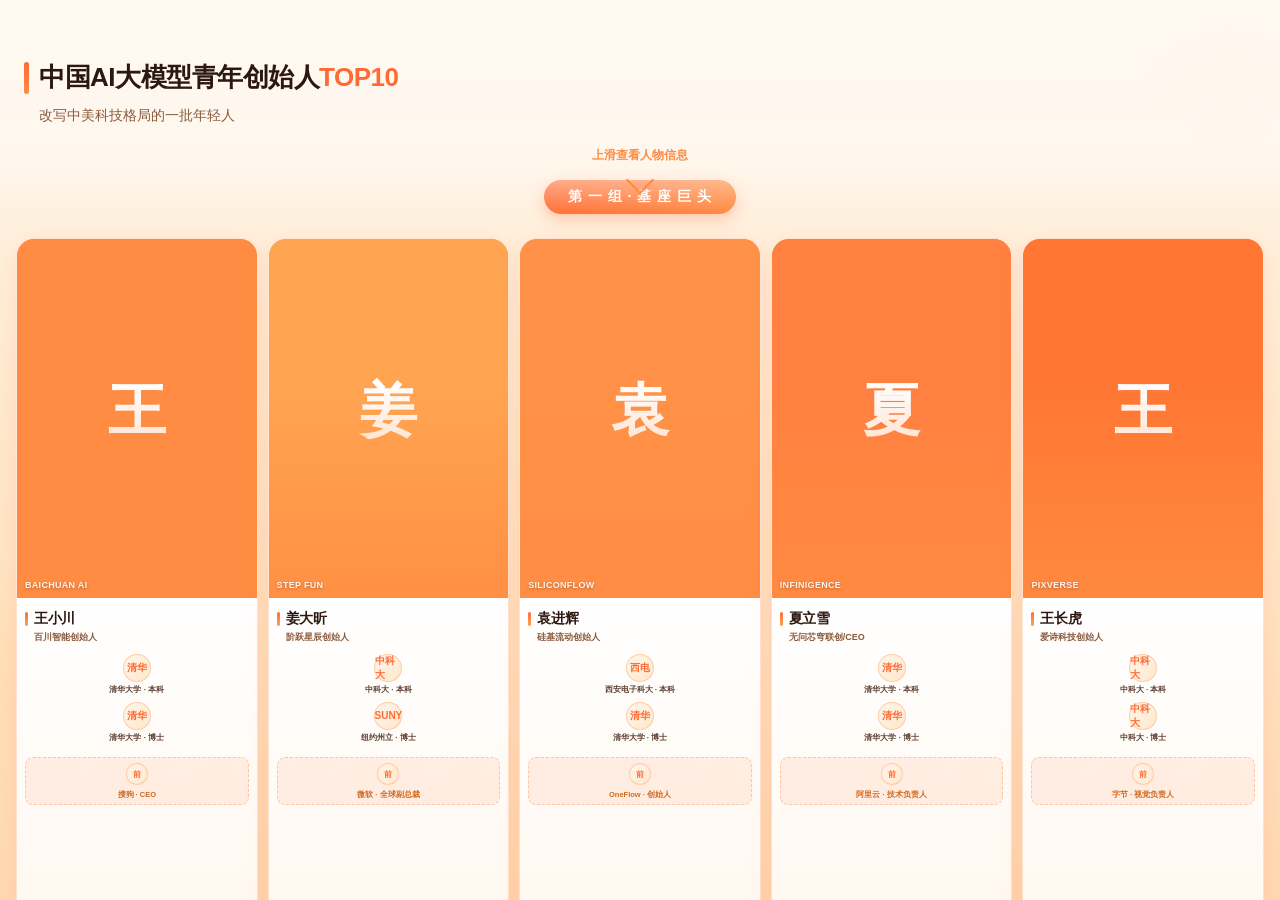
<file: ai-founders.html>
<!DOCTYPE html>
<html lang="zh-CN">
<head>
    <meta charset="UTF-8">
    <meta name="viewport" content="width=device-width, initial-scale=1.0, maximum-scale=1.0, user-scalable=no">
    <title>中国AI大模型青年创始人TOP10</title>
    <style>
        * {
            margin: 0;
            padding: 0;
            box-sizing: border-box;
            -webkit-tap-highlight-color: transparent;
        }

        html, body {
            width: 100%;
            height: 100%;
            overflow: hidden;
            font-family: -apple-system, BlinkMacSystemFont, "PingFang SC", "Hiragino Sans GB", "Microsoft YaHei", sans-serif;
            background: #FFF8F0;
        }

        .page {
            width: 100%;
            height: 100vh;
            position: relative;
            overflow: hidden;
            background: linear-gradient(180deg, #FFF8F0 0%, #FFE8CC 50%, #FFD9B3 100%);
        }

        /* 顶部标题区域 */
        .header {
            position: absolute;
            top: 0;
            left: 0;
            right: 0;
            padding: 60px 24px 20px;
            z-index: 10;
            background: linear-gradient(180deg, rgba(255,248,240,0.98) 0%, rgba(255,248,240,0.85) 70%, transparent 100%);
        }

        .title-bar {
            display: flex;
            align-items: center;
            gap: 10px;
            margin-bottom: 12px;
        }

        .title-accent {
            width: 5px;
            height: 32px;
            background: linear-gradient(180deg, #FF6B35 0%, #FF8C42 100%);
            border-radius: 3px;
        }

        .main-title {
            font-size: 26px;
            font-weight: 800;
            color: #2C1810;
            letter-spacing: -0.5px;
        }

        .main-title .highlight {
            color: #FF6B35;
        }

        .subtitle {
            font-size: 14px;
            color: #8B5A3C;
            padding-left: 15px;
            font-weight: 500;
        }

        .scroll-hint {
            margin-top: 20px;
            text-align: center;
            animation: bounce 2s infinite;
        }

        .scroll-hint span {
            font-size: 12px;
            color: #FF8C42;
            font-weight: 600;
        }

        .scroll-arrow {
            display: inline-block;
            width: 20px;
            height: 20px;
            border-right: 2.5px solid #FF8C42;
            border-bottom: 2.5px solid #FF8C42;
            transform: rotate(45deg);
            margin-top: 6px;
        }

        @keyframes bounce {
            0%, 20%, 50%, 80%, 100% { transform: translateY(0); }
            40% { transform: translateY(-8px); }
            60% { transform: translateY(-4px); }
        }

        /* 内容滚动区域 */
        .content-wrapper {
            position: absolute;
            top: 0;
            left: 0;
            right: 0;
            bottom: 0;
            overflow-y: auto;
            overflow-x: hidden;
            scroll-behavior: smooth;
            -webkit-overflow-scrolling: touch;
            padding-top: 180px;
            padding-bottom: 100px;
        }

        .content-wrapper::-webkit-scrollbar {
            display: none;
        }

        /* 页面分组 */
        .group-section {
            min-height: calc(100vh - 100px);
            padding: 0 16px 40px;
            display: flex;
            flex-direction: column;
        }

        .group-label {
            align-self: center;
            padding: 8px 24px;
            background: linear-gradient(135deg, #FF6B35 0%, #FF8C42 100%);
            color: white;
            font-size: 14px;
            font-weight: 700;
            border-radius: 30px;
            margin-bottom: 24px;
            box-shadow: 0 4px 16px rgba(255, 107, 53, 0.35);
            letter-spacing: 1px;
        }

        /* 人物卡片容器 */
        .cards-container {
            display: flex;
            gap: 10px;
            flex: 1;
            min-height: 0;
        }

        /* 单个人物卡片 */
        .person-card {
            flex: 1;
            min-width: 0;
            background: linear-gradient(180deg, #FFFFFF 0%, #FFF5EB 100%);
            border-radius: 18px;
            overflow: hidden;
            display: flex;
            flex-direction: column;
            box-shadow: 0 6px 24px rgba(255, 107, 53, 0.12);
            border: 1.5px solid rgba(255, 140, 66, 0.2);
            position: relative;
            opacity: 0;
            transform: translateY(80px);
            transition: all 0.7s cubic-bezier(0.34, 1.56, 0.64, 1);
        }

        .person-card.visible {
            opacity: 1;
            transform: translateY(0);
        }

        .person-card:nth-child(1).visible { transition-delay: 0.05s; }
        .person-card:nth-child(2).visible { transition-delay: 0.15s; }
        .person-card:nth-child(3).visible { transition-delay: 0.25s; }
        .person-card:nth-child(4).visible { transition-delay: 0.35s; }
        .person-card:nth-child(5).visible { transition-delay: 0.45s; }

        /* 人物照片 */
        .photo-wrapper {
            position: relative;
            width: 100%;
            padding-top: 150%;
            overflow: hidden;
            background: linear-gradient(135deg, #FFE8CC 0%, #FFD1A6 100%);
        }

        .photo-wrapper img {
            position: absolute;
            top: 0;
            left: 0;
            width: 100%;
            height: 100%;
            object-fit: cover;
            object-position: center top;
        }

        .photo-overlay {
            position: absolute;
            bottom: 0;
            left: 0;
            right: 0;
            height: 60%;
            background: linear-gradient(transparent 0%, rgba(255, 140, 66, 0.85) 100%);
            pointer-events: none;
        }

        .company-tag {
            position: absolute;
            bottom: 8px;
            left: 8px;
            right: 8px;
            color: white;
            font-size: 9px;
            font-weight: 700;
            text-shadow: 0 1px 3px rgba(0,0,0,0.3);
            letter-spacing: 0.3px;
            text-transform: uppercase;
            opacity: 0.9;
        }

        /* 信息区域 */
        .info-section {
            padding: 12px 8px 10px;
            flex: 1;
            display: flex;
            flex-direction: column;
            background: linear-gradient(180deg, #FFFFFF 0%, #FFF8F0 100%);
        }

        .name-bar {
            display: flex;
            align-items: center;
            gap: 6px;
            margin-bottom: 4px;
        }

        .name-bar::before {
            content: '';
            display: block;
            width: 3px;
            height: 14px;
            background: linear-gradient(180deg, #FF6B35, #FFA552);
            border-radius: 2px;
            flex-shrink: 0;
        }

        .person-name {
            font-size: 14px;
            font-weight: 800;
            color: #2C1810;
            letter-spacing: -0.3px;
        }

        .person-title {
            font-size: 9px;
            color: #8B5A3C;
            font-weight: 600;
            margin-bottom: 10px;
            padding-left: 9px;
            line-height: 1.3;
        }

        /* 履历徽章 */
        .badges-list {
            display: flex;
            flex-direction: column;
            gap: 7px;
            flex: 1;
        }

        .badge-item {
            display: flex;
            flex-direction: column;
            align-items: center;
            gap: 3px;
        }

        .badge-icon {
            width: 28px;
            height: 28px;
            border-radius: 50%;
            background: linear-gradient(135deg, #FFF5EB 0%, #FFE8CC 100%);
            border: 1.5px solid rgba(255, 140, 66, 0.35);
            display: flex;
            align-items: center;
            justify-content: center;
            font-size: 10px;
            font-weight: 800;
            color: #FF6B35;
            flex-shrink: 0;
        }

        .badge-text {
            font-size: 8px;
            color: #5C3D2E;
            font-weight: 600;
            text-align: center;
            line-height: 1.2;
        }

        .prev-tag {
            margin-top: 8px;
            padding: 5px 4px;
            background: linear-gradient(135deg, rgba(255, 107, 53, 0.1) 0%, rgba(255, 140, 66, 0.12) 100%);
            border-radius: 8px;
            border: 1px dashed rgba(255, 140, 66, 0.4);
        }

        .prev-tag .badge-icon {
            width: 22px;
            height: 22px;
            font-size: 8px;
        }

        .prev-tag-text {
            font-size: 7.5px;
            color: #D2691E;
            font-weight: 700;
            text-align: center;
            margin-top: 2px;
            line-height: 1.2;
        }

        /* 底部提示 */
        .footer-hint {
            padding: 20px;
            text-align: center;
        }

        .footer-hint p {
            font-size: 13px;
            color: #A0674A;
            font-weight: 600;
            line-height: 1.7;
        }

        .divider {
            width: 40px;
            height: 3px;
            background: linear-gradient(90deg, #FF6B35, #FFA552);
            border-radius: 2px;
            margin: 0 auto 12px;
        }

        /* 装饰元素 */
        .deco {
            position: absolute;
            border-radius: 50%;
            pointer-events: none;
            z-index: 0;
        }

        .deco-1 {
            width: 200px;
            height: 200px;
            background: radial-gradient(circle, rgba(255, 140, 66, 0.15) 0%, transparent 70%);
            top: -50px;
            right: -50px;
        }

        .deco-2 {
            width: 250px;
            height: 250px;
            background: radial-gradient(circle, rgba(255, 209, 102, 0.12) 0%, transparent 70%);
            bottom: 10%;
            left: -80px;
        }
    </style>
</head>
<body>
    <div class="page">
        <div class="deco deco-1"></div>
        <div class="deco deco-2"></div>

        <div class="header">
            <div class="title-bar">
                <div class="title-accent"></div>
                <h1 class="main-title">中国AI大模型青年创始人<span class="highlight">TOP10</span></h1>
            </div>
            <p class="subtitle">改写中美科技格局的一批年轻人</p>
            <div class="scroll-hint" id="scrollHint">
                <div><span>上滑查看人物信息</span></div>
                <div class="scroll-arrow"></div>
            </div>
        </div>

        <div class="content-wrapper" id="contentWrapper">
            <!-- 第一组 5人 -->
            <div class="group-section" id="group1">
                <div class="group-label">第 一 组 · 基 座 巨 头</div>
                <div class="cards-container">
                    <!-- 王小川 -->
                    <div class="person-card" data-group="1">
                        <div class="photo-wrapper">
                            <img src="https://trae-api-cn.mchost.guru/api/ide/v1/text_to_image?prompt=Professional%20headshot%20portrait%20of%20Wang%20Xiaochuan%2C%20Chinese%20tech%20entrepreneur%2C%2040s%2C%20short%20black%20hair%2C%20friendly%20smile%2C%20wearing%20black%20casual%20shirt%2C%20orange%20gradient%20background%2C%20high%20quality%2C%20realistic%20photo&image_size=portrait_4_3" alt="王小川" onerror="this.style.background='linear-gradient(135deg,#FFB088,#FF8C42)';this.src='data:image/svg+xml,%3Csvg xmlns=%22http://www.w3.org/2000/svg%22 viewBox=%220 0 100 150%22%3E%3Crect fill=%22%23FF8C42%22 width=%22100%22 height=%22150%22/%3E%3Ctext x=%2250%22 y=%2280%22 text-anchor=%22middle%22 fill=%22white%22 font-size=%2224%22 font-weight=%22bold%22%3E%E7%8E%8B%3C/text%3E%3C/svg%3E'">
                            <div class="photo-overlay"></div>
                            <div class="company-tag">BAICHUAN AI</div>
                        </div>
                        <div class="info-section">
                            <div class="name-bar"><span class="person-name">王小川</span></div>
                            <div class="person-title">百川智能创始人</div>
                            <div class="badges-list">
                                <div class="badge-item">
                                    <div class="badge-icon">清华</div>
                                    <div class="badge-text">清华大学 · 本科</div>
                                </div>
                                <div class="badge-item">
                                    <div class="badge-icon">清华</div>
                                    <div class="badge-text">清华大学 · 博士</div>
                                </div>
                                <div class="prev-tag">
                                    <div class="badge-item">
                                        <div class="badge-icon">前</div>
                                        <div class="prev-tag-text">搜狗 · CEO</div>
                                    </div>
                                </div>
                            </div>
                        </div>
                    </div>

                    <!-- 姜大昕 -->
                    <div class="person-card" data-group="1">
                        <div class="photo-wrapper">
                            <img src="https://trae-api-cn.mchost.guru/api/ide/v1/text_to_image?prompt=Professional%20headshot%20portrait%20of%20Jiang%20Daxin%2C%20Chinese%20AI%20researcher%2C%2050s%2C%20short%20black%20hair%2C%20wearing%20glasses%2C%20dark%20suit%20and%20tie%2C%20confident%20smile%2C%20orange%20gradient%20background%2C%20high%20quality%2C%20realistic%20photo&image_size=portrait_4_3" alt="姜大昕" onerror="this.style.background='linear-gradient(135deg,#FFB088,#FF8C42)';this.src='data:image/svg+xml,%3Csvg xmlns=%22http://www.w3.org/2000/svg%22 viewBox=%220 0 100 150%22%3E%3Crect fill=%22%23FFA552%22 width=%22100%22 height=%22150%22/%3E%3Ctext x=%2250%22 y=%2280%22 text-anchor=%22middle%22 fill=%22white%22 font-size=%2224%22 font-weight=%22bold%22%3E%E5%A7%9C%3C/text%3E%3C/svg%3E'">
                            <div class="photo-overlay"></div>
                            <div class="company-tag">STEP FUN</div>
                        </div>
                        <div class="info-section">
                            <div class="name-bar"><span class="person-name">姜大昕</span></div>
                            <div class="person-title">阶跃星辰创始人</div>
                            <div class="badges-list">
                                <div class="badge-item">
                                    <div class="badge-icon">中科大</div>
                                    <div class="badge-text">中科大 · 本科</div>
                                </div>
                                <div class="badge-item">
                                    <div class="badge-icon">SUNY</div>
                                    <div class="badge-text">纽约州立 · 博士</div>
                                </div>
                                <div class="prev-tag">
                                    <div class="badge-item">
                                        <div class="badge-icon">前</div>
                                        <div class="prev-tag-text">微软 · 全球副总裁</div>
                                    </div>
                                </div>
                            </div>
                        </div>
                    </div>

                    <!-- 袁进辉 -->
                    <div class="person-card" data-group="1">
                        <div class="photo-wrapper">
                            <img src="https://trae-api-cn.mchost.guru/api/ide/v1/text_to_image?prompt=Professional%20headshot%20portrait%20of%20Yuan%20Jinhui%2C%20Chinese%20AI%20engineer%2C%2040s%2C%20short%20black%20hair%2C%20wearing%20glasses%2C%20dark%20blue%20shirt%2C%20friendly%20expression%2C%20orange%20gradient%20background%2C%20high%20quality%2C%20realistic%20photo&image_size=portrait_4_3" alt="袁进辉" onerror="this.style.background='linear-gradient(135deg,#FFB088,#FF8C42)';this.src='data:image/svg+xml,%3Csvg xmlns=%22http://www.w3.org/2000/svg%22 viewBox=%220 0 100 150%22%3E%3Crect fill=%22%23FF9248%22 width=%22100%22 height=%22150%22/%3E%3Ctext x=%2250%22 y=%2280%22 text-anchor=%22middle%22 fill=%22white%22 font-size=%2224%22 font-weight=%22bold%22%3E%E8%A2%81%3C/text%3E%3C/svg%3E'">
                            <div class="photo-overlay"></div>
                            <div class="company-tag">SILICONFLOW</div>
                        </div>
                        <div class="info-section">
                            <div class="name-bar"><span class="person-name">袁进辉</span></div>
                            <div class="person-title">硅基流动创始人</div>
                            <div class="badges-list">
                                <div class="badge-item">
                                    <div class="badge-icon">西电</div>
                                    <div class="badge-text">西安电子科大 · 本科</div>
                                </div>
                                <div class="badge-item">
                                    <div class="badge-icon">清华</div>
                                    <div class="badge-text">清华大学 · 博士</div>
                                </div>
                                <div class="prev-tag">
                                    <div class="badge-item">
                                        <div class="badge-icon">前</div>
                                        <div class="prev-tag-text">OneFlow · 创始人</div>
                                    </div>
                                </div>
                            </div>
                        </div>
                    </div>

                    <!-- 夏立雪 -->
                    <div class="person-card" data-group="1">
                        <div class="photo-wrapper">
                            <img src="https://trae-api-cn.mchost.guru/api/ide/v1/text_to_image?prompt=Professional%20headshot%20portrait%20of%20Xia%20Lixue%2C%20young%20Chinese%20entrepreneur%2C%2030s%2C%20short%20black%20hair%2C%20wearing%20glasses%2C%20dark%20suit%20holding%20microphone%20speaking%2C%20confident%2C%20orange%20gradient%20background%2C%20high%20quality%2C%20realistic%20photo&image_size=portrait_4_3" alt="夏立雪" onerror="this.style.background='linear-gradient(135deg,#FFB088,#FF8C42)';this.src='data:image/svg+xml,%3Csvg xmlns=%22http://www.w3.org/2000/svg%22 viewBox=%220 0 100 150%22%3E%3Crect fill=%22%23FF8040%22 width=%22100%22 height=%22150%22/%3E%3Ctext x=%2250%22 y=%2280%22 text-anchor=%22middle%22 fill=%22white%22 font-size=%2224%22 font-weight=%22bold%22%3E%E5%A4%8F%3C/text%3E%3C/svg%3E'">
                            <div class="photo-overlay"></div>
                            <div class="company-tag">INFINIGENCE</div>
                        </div>
                        <div class="info-section">
                            <div class="name-bar"><span class="person-name">夏立雪</span></div>
                            <div class="person-title">无问芯穹联创/CEO</div>
                            <div class="badges-list">
                                <div class="badge-item">
                                    <div class="badge-icon">清华</div>
                                    <div class="badge-text">清华大学 · 本科</div>
                                </div>
                                <div class="badge-item">
                                    <div class="badge-icon">清华</div>
                                    <div class="badge-text">清华大学 · 博士</div>
                                </div>
                                <div class="prev-tag">
                                    <div class="badge-item">
                                        <div class="badge-icon">前</div>
                                        <div class="prev-tag-text">阿里云 · 技术负责人</div>
                                    </div>
                                </div>
                            </div>
                        </div>
                    </div>

                    <!-- 王长虎 -->
                    <div class="person-card" data-group="1">
                        <div class="photo-wrapper">
                            <img src="https://trae-api-cn.mchost.guru/api/ide/v1/text_to_image?prompt=Professional%20headshot%20portrait%20of%20Wang%20Changhu%2C%20Chinese%20computer%20vision%20expert%2C%2040s%2C%20short%20black%20hair%2C%20wearing%20glasses%2C%20gray%20casual%20shirt%2C%20arms%20crossed%20confident%20look%2C%20orange%20gradient%20background%2C%20high%20quality%2C%20realistic%20photo&image_size=portrait_4_3" alt="王长虎" onerror="this.style.background='linear-gradient(135deg,#FFB088,#FF8C42)';this.src='data:image/svg+xml,%3Csvg xmlns=%22http://www.w3.org/2000/svg%22 viewBox=%220 0 100 150%22%3E%3Crect fill=%22%23FF7733%22 width=%22100%22 height=%22150%22/%3E%3Ctext x=%2250%22 y=%2280%22 text-anchor=%22middle%22 fill=%22white%22 font-size=%2224%22 font-weight=%22bold%22%3E%E7%8E%8B%3C/text%3E%3C/svg%3E'">
                            <div class="photo-overlay"></div>
                            <div class="company-tag">PIXVERSE</div>
                        </div>
                        <div class="info-section">
                            <div class="name-bar"><span class="person-name">王长虎</span></div>
                            <div class="person-title">爱诗科技创始人</div>
                            <div class="badges-list">
                                <div class="badge-item">
                                    <div class="badge-icon">中科大</div>
                                    <div class="badge-text">中科大 · 本科</div>
                                </div>
                                <div class="badge-item">
                                    <div class="badge-icon">中科大</div>
                                    <div class="badge-text">中科大 · 博士</div>
                                </div>
                                <div class="prev-tag">
                                    <div class="badge-item">
                                        <div class="badge-icon">前</div>
                                        <div class="prev-tag-text">字节 · 视觉负责人</div>
                                    </div>
                                </div>
                            </div>
                        </div>
                    </div>
                </div>
            </div>

            <!-- 第二组 5人 -->
            <div class="group-section" id="group2" style="padding-top: 20px;">
                <div class="group-label">第 二 组 · 明 星 新 锐</div>
                <div class="cards-container">
                    <!-- 梁文锋 -->
                    <div class="person-card" data-group="2">
                        <div class="photo-wrapper">
                            <img src="https://trae-api-cn.mchost.guru/api/ide/v1/text_to_image?prompt=Professional%20headshot%20portrait%20of%20Liang%20Wenfeng%2C%20Chinese%20quant%20and%20AI%20founder%2C%2040s%2C%20short%20black%20hair%2C%20wearing%20glasses%2C%20blue%20suit%2C%20speaking%20at%20podium%20with%20microphone%2C%20orange%20gradient%20background%2C%20high%20quality%2C%20realistic%20photo&image_size=portrait_4_3" alt="梁文锋" onerror="this.style.background='linear-gradient(135deg,#FFB088,#FF8C42)';this.src='data:image/svg+xml,%3Csvg xmlns=%22http://www.w3.org/2000/svg%22 viewBox=%220 0 100 150%22%3E%3Crect fill=%22%23FF8C42%22 width=%22100%22 height=%22150%22/%3E%3Ctext x=%2250%22 y=%2280%22 text-anchor=%22middle%22 fill=%22white%22 font-size=%2224%22 font-weight=%22bold%22%3E%E6%A2%81%3C/text%3E%3C/svg%3E'">
                            <div class="photo-overlay"></div>
                            <div class="company-tag">DEEPSEEK</div>
                        </div>
                        <div class="info-section">
                            <div class="name-bar"><span class="person-name">梁文锋</span></div>
                            <div class="person-title">DeepSeek创始人</div>
                            <div class="badges-list">
                                <div class="badge-item">
                                    <div class="badge-icon">浙大</div>
                                    <div class="badge-text">浙江大学 · 本科</div>
                                </div>
                                <div class="badge-item">
                                    <div class="badge-icon">浙大</div>
                                    <div class="badge-text">浙江大学 · 硕士</div>
                                </div>
                                <div class="prev-tag">
                                    <div class="badge-item">
                                        <div class="badge-icon">前</div>
                                        <div class="prev-tag-text">幻方量化 · 创始人</div>
                                    </div>
                                </div>
                            </div>
                        </div>
                    </div>

                    <!-- 杨植麟 -->
                    <div class="person-card" data-group="2">
                        <div class="photo-wrapper">
                            <img src="https://trae-api-cn.mchost.guru/api/ide/v1/text_to_image?prompt=Professional%20headshot%20portrait%20of%20Yang%20Zhilin%2C%20young%20Chinese%20AI%20researcher%2C%2030s%2C%20short%20black%20hair%2C%20wearing%20glasses%2C%20black%20casual%20shirt%2C%20holding%20microphone%20speaking%2C%20orange%20gradient%20background%2C%20high%20quality%2C%20realistic%20photo&image_size=portrait_4_3" alt="杨植麟" onerror="this.style.background='linear-gradient(135deg,#FFB088,#FF8C42)';this.src='data:image/svg+xml,%3Csvg xmlns=%22http://www.w3.org/2000/svg%22 viewBox=%220 0 100 150%22%3E%3Crect fill=%22%23FFA050%22 width=%22100%22 height=%22150%22/%3E%3Ctext x=%2250%22 y=%2280%22 text-anchor=%22middle%22 fill=%22white%22 font-size=%2224%22 font-weight=%22bold%22%3E%E6%9D%A8%3C/text%3E%3C/svg%3E'">
                            <div class="photo-overlay"></div>
                            <div class="company-tag">MOONSHOT AI</div>
                        </div>
                        <div class="info-section">
                            <div class="name-bar"><span class="person-name">杨植麟</span></div>
                            <div class="person-title">月之暗面创始人</div>
                            <div class="badges-list">
                                <div class="badge-item">
                                    <div class="badge-icon">清华</div>
                                    <div class="badge-text">清华大学 · 本科</div>
                                </div>
                                <div class="badge-item">
                                    <div class="badge-icon">CMU</div>
                                    <div class="badge-text">CMU · 博士</div>
                                </div>
                                <div class="prev-tag">
                                    <div class="badge-item">
                                        <div class="badge-icon">前</div>
                                        <div class="prev-tag-text">谷歌大脑 · 研究员</div>
                                    </div>
                                </div>
                            </div>
                        </div>
                    </div>

                    <!-- 闫俊杰 -->
                    <div class="person-card" data-group="2">
                        <div class="photo-wrapper">
                            <img src="https://trae-api-cn.mchost.guru/api/ide/v1/text_to_image?prompt=Professional%20headshot%20portrait%20of%20Yan%20Junjie%2C%20Chinese%20AI%20entrepreneur%2C%2030s%2C%20short%20black%20hair%2C%20dark%20suit%20and%20tie%2C%20wearing%20award%20ribbon%2C%20confident%20smile%2C%20orange%20gradient%20background%2C%20high%20quality%2C%20realistic%20photo&image_size=portrait_4_3" alt="闫俊杰" onerror="this.style.background='linear-gradient(135deg,#FFB088,#FF8C42)';this.src='data:image/svg+xml,%3Csvg xmlns=%22http://www.w3.org/2000/svg%22 viewBox=%220 0 100 150%22%3E%3Crect fill=%22%23FF9045%22 width=%22100%22 height=%22150%22/%3E%3Ctext x=%2250%22 y=%2280%22 text-anchor=%22middle%22 fill=%22white%22 font-size=%2224%22 font-weight=%22bold%22%3E%E9%97%AB%3C/text%3E%3C/svg%3E'">
                            <div class="photo-overlay"></div>
                            <div class="company-tag">MINIMAX</div>
                        </div>
                        <div class="info-section">
                            <div class="name-bar"><span class="person-name">闫俊杰</span></div>
                            <div class="person-title">MiniMax创始人</div>
                            <div class="badges-list">
                                <div class="badge-item">
                                    <div class="badge-icon">东大</div>
                                    <div class="badge-text">东南大学 · 本科</div>
                                </div>
                                <div class="badge-item">
                                    <div class="badge-icon">中科院</div>
                                    <div class="badge-text">中科院 · 博士</div>
                                </div>
                                <div class="prev-tag">
                                    <div class="badge-item">
                                        <div class="badge-icon">前</div>
                                        <div class="prev-tag-text">商汤 · 副总裁</div>
                                    </div>
                                </div>
                            </div>
                        </div>
                    </div>

                    <!-- 张鹏 -->
                    <div class="person-card" data-group="2">
                        <div class="photo-wrapper">
                            <img src="https://trae-api-cn.mchost.guru/api/ide/v1/text_to_image?prompt=Professional%20headshot%20portrait%20of%20Zhang%20Peng%2C%20Chinese%20AI%20CEO%2C%2040s%2C%20short%20black%20hair%2C%20wearing%20glasses%2C%20dark%20suit%20and%20white%20shirt%2C%20holding%20blue%20microphone%20speaking%2C%20orange%20gradient%20background%2C%20high%20quality%2C%20realistic%20photo&image_size=portrait_4_3" alt="张鹏" onerror="this.style.background='linear-gradient(135deg,#FFB088,#FF8C42)';this.src='data:image/svg+xml,%3Csvg xmlns=%22http://www.w3.org/2000/svg%22 viewBox=%220 0 100 150%22%3E%3Crect fill=%22%23FF7F3E%22 width=%22100%22 height=%22150%22/%3E%3Ctext x=%2250%22 y=%2280%22 text-anchor=%22middle%22 fill=%22white%22 font-size=%2224%22 font-weight=%22bold%22%3E%E5%BC%A0%3C/text%3E%3C/svg%3E'">
                            <div class="photo-overlay"></div>
                            <div class="company-tag">ZHIPU AI</div>
                        </div>
                        <div class="info-section">
                            <div class="name-bar"><span class="person-name">张鹏</span></div>
                            <div class="person-title">智谱AI创始人/CEO</div>
                            <div class="badges-list">
                                <div class="badge-item">
                                    <div class="badge-icon">清华</div>
                                    <div class="badge-text">清华大学 · 本科</div>
                                </div>
                                <div class="badge-item">
                                    <div class="badge-icon">清华</div>
                                    <div class="badge-text">清华大学 · 博士</div>
                                </div>
                                <div class="prev-tag">
                                    <div class="badge-item">
                                        <div class="badge-icon">前</div>
                                        <div class="prev-tag-text">清华KEG实验室</div>
                                    </div>
                                </div>
                            </div>
                        </div>
                    </div>

                    <!-- 刘知远 -->
                    <div class="person-card" data-group="2">
                        <div class="photo-wrapper">
                            <img src="https://trae-api-cn.mchost.guru/api/ide/v1/text_to_image?prompt=Professional%20headshot%20portrait%20of%20Liu%20Zhiyuan%2C%20Chinese%20professor%20and%20AI%20scientist%2C%2040s%2C%20short%20black%20hair%2C%20wearing%20glasses%2C%20dark%20suit%20and%20tie%2C%20professional%20scholarly%20look%2C%20orange%20gradient%20background%2C%20high%20quality%2C%20realistic%20photo&image_size=portrait_4_3" alt="刘知远" onerror="this.style.background='linear-gradient(135deg,#FFB088,#FF8C42)';this.src='data:image/svg+xml,%3Csvg xmlns=%22http://www.w3.org/2000/svg%22 viewBox=%220 0 100 150%22%3E%3Crect fill=%22%23FF7030%22 width=%22100%22 height=%22150%22/%3E%3Ctext x=%2250%22 y=%2280%22 text-anchor=%22middle%22 fill=%22white%22 font-size=%2224%22 font-weight=%22bold%22%3E%E5%88%98%3C/text%3E%3C/svg%3E'">
                            <div class="photo-overlay"></div>
                            <div class="company-tag">MODELBEST</div>
                        </div>
                        <div class="info-section">
                            <div class="name-bar"><span class="person-name">刘知远</span></div>
                            <div class="person-title">面壁智能联创</div>
                            <div class="badges-list">
                                <div class="badge-item">
                                    <div class="badge-icon">清华</div>
                                    <div class="badge-text">清华大学 · 本科</div>
                                </div>
                                <div class="badge-item">
                                    <div class="badge-icon">清华</div>
                                    <div class="badge-text">清华大学 · 博士</div>
                                </div>
                                <div class="prev-tag">
                                    <div class="badge-item">
                                        <div class="badge-icon">现</div>
                                        <div class="prev-tag-text">清华大学 · 副教授</div>
                                    </div>
                                </div>
                            </div>
                        </div>
                    </div>
                </div>
            </div>

            <!-- 底部 -->
            <div class="footer-hint">
                <div class="divider"></div>
                <p>撑起国产大模型浪潮的十位青年掌舵人<br>正在改写中美 AI 的科技格局</p>
            </div>
        </div>
    </div>

    <script>
        const wrapper = document.getElementById('contentWrapper');
        const scrollHint = document.getElementById('scrollHint');
        const cards = document.querySelectorAll('.person-card');
        let group1Shown = false;
        let group2Shown = false;

        function checkVisibility() {
            const scrollTop = wrapper.scrollTop;
            const viewportHeight = wrapper.clientHeight;

            // 隐藏上滑提示
            if (scrollTop > 50) {
                scrollHint.style.opacity = Math.max(0, 1 - scrollTop / 150);
            }

            cards.forEach(card => {
                const rect = card.getBoundingClientRect();
                const wrapperRect = wrapper.getBoundingClientRect();
                const cardTop = rect.top - wrapperRect.top + scrollTop;
                const triggerPoint = scrollTop + viewportHeight * 0.75;

                if (cardTop < triggerPoint) {
                    card.classList.add('visible');
                }
            });
        }

        // 触摸滑动处理 - 确保上划时5人一起出现的效果
        let touchStartY = 0;
        let isSwiping = false;

        wrapper.addEventListener('touchstart', (e) => {
            touchStartY = e.touches[0].clientY;
            isSwiping = true;
        }, { passive: true });

        wrapper.addEventListener('touchmove', () => {
            checkVisibility();
        }, { passive: true });

        wrapper.addEventListener('touchend', () => {
            isSwiping = false;
            setTimeout(checkVisibility, 100);
        });

        wrapper.addEventListener('scroll', () => {
            requestAnimationFrame(checkVisibility);
        });

        // 初始化检查
        window.addEventListener('load', () => {
            setTimeout(checkVisibility, 300);
        });

        // 窗口大小改变时重新检查
        window.addEventListener('resize', checkVisibility);

        // 防止iOS橡皮筋效果
        let lastY = 0;
        wrapper.addEventListener('touchmove', (e) => {
            const currentY = e.touches[0].clientY;
            const diff = currentY - lastY;
            lastY = currentY;
            
            if (wrapper.scrollTop <= 0 && diff > 0) {
                e.preventDefault();
            }
        }, { passive: false });
    </script>
</body>
</html>
</file>
